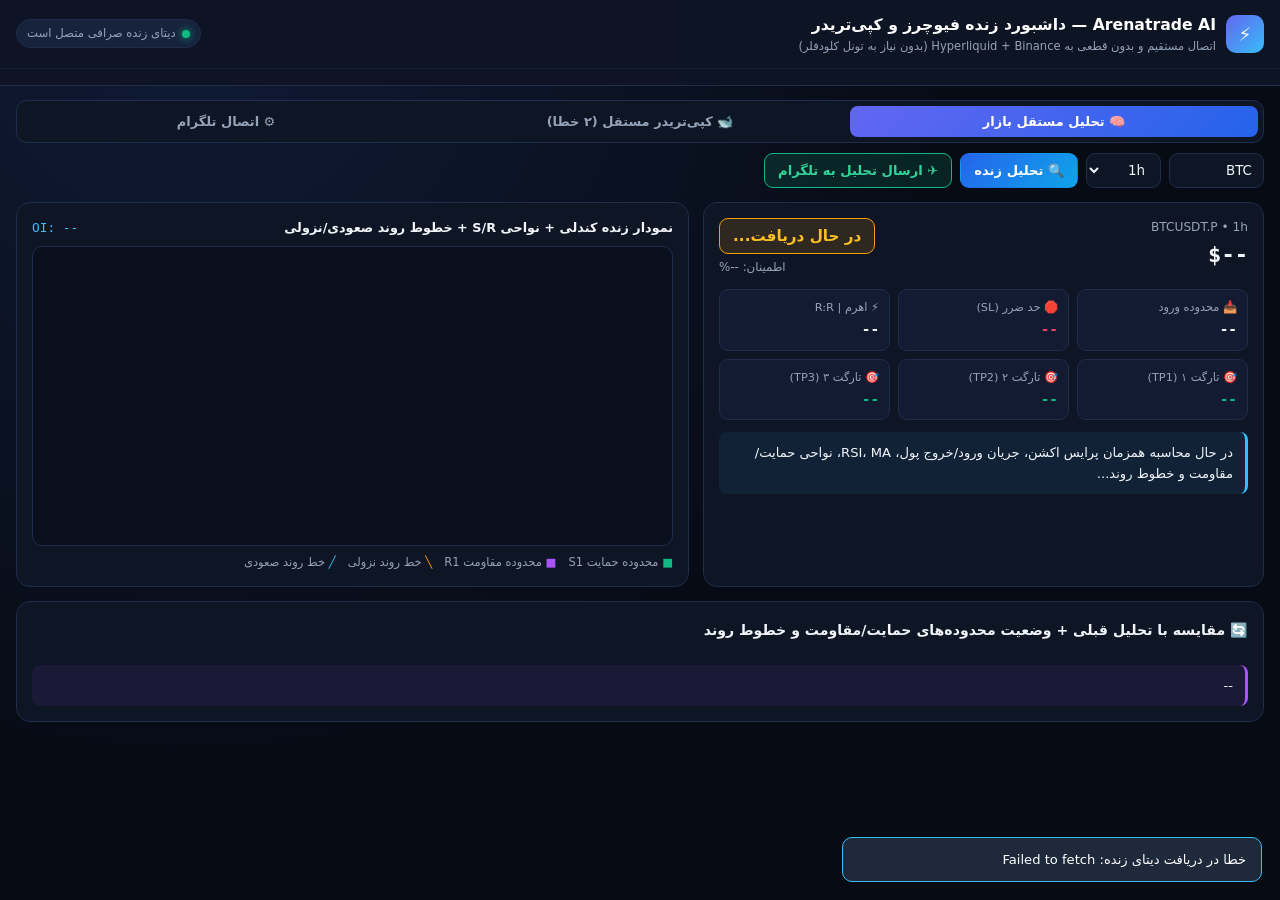
<file: docs/index.html>
<!DOCTYPE html>
<html lang="fa" dir="rtl">
<head>
  <meta charset="UTF-8" />
  <meta name="viewport" content="width=device-width, initial-scale=1.0, maximum-scale=1.0" />
  <title>Arenatrade AI — داشبورد زنده فیوچرز و کپی‌تریدر</title>
  <style>
    :root {
      --bg-main: #070b14;
      --bg-card: #0e1525;
      --bg-elevated: #17223b;
      --border: #1e2d4a;
      --border-bright: #2c426d;
      --text-primary: #f1f5f9;
      --text-secondary: #94a3b8;
      --text-muted: #64748b;
      --accent: #38bdf8;
      --accent-indigo: #6366f1;
      --long: #10b981;
      --long-bg: rgba(16, 185, 129, 0.14);
      --short: #f43f5e;
      --short-bg: rgba(244, 63, 94, 0.14);
      --warn: #f59e0b;
      --warn-bg: rgba(245, 158, 11, 0.14);
      --radius: 14px;
    }
    * { box-sizing: border-box; margin: 0; padding: 0; }
    body {
      font-family: Tahoma, system-ui, -apple-system, BlinkMacSystemFont, "Segoe UI", Roboto, sans-serif;
      background: radial-gradient(circle at 15% 0%, #0f1b36 0%, var(--bg-main) 55%);
      color: var(--text-primary);
      direction: rtl;
      min-height: 100vh;
      line-height: 1.6;
    }
    .ltr-num {
      direction: ltr;
      display: inline-block;
      font-family: ui-monospace, SFMono-Regular, Menlo, Consolas, monospace;
    }
    .topbar {
      background: rgba(14, 21, 37, 0.95);
      border-bottom: 1px solid var(--border);
      position: sticky;
      top: 0;
      z-index: 50;
    }
    .topbar-inner {
      max-width: 1400px;
      margin: 0 auto;
      padding: 12px 16px;
      display: flex;
      flex-wrap: wrap;
      align-items: center;
      justify-content: space-between;
      gap: 10px;
    }
    .brand { display: flex; align-items: center; gap: 10px; }
    .brand-logo {
      width: 38px; height: 38px; border-radius: 10px;
      background: linear-gradient(135deg, var(--accent-indigo), var(--accent));
      display: flex; align-items: center; justify-content: center; font-size: 19px;
    }
    .brand h1 { font-size: 0.98rem; font-weight: 800; color: #fff; }
    .brand p { font-size: 0.72rem; color: var(--text-secondary); }
    .pill {
      font-size: 0.73rem; padding: 4px 10px; border-radius: 999px;
      background: var(--bg-elevated); border: 1px solid var(--border);
      color: var(--text-secondary); display: inline-flex; align-items: center; gap: 6px;
    }
    .dot { width: 8px; height: 8px; border-radius: 50%; background: var(--long); box-shadow: 0 0 8px var(--long); }
    .ticker-strip {
      max-width: 1400px; margin: 0 auto; padding: 8px 16px;
      display: flex; gap: 8px; overflow-x: auto; border-top: 1px solid rgba(30,45,74,0.5);
    }
    .ticker-chip {
      background: rgba(23,34,59,0.7); border: 1px solid var(--border);
      border-radius: 9px; padding: 6px 11px; cursor: pointer;
      display: flex; align-items: center; gap: 8px; white-space: nowrap; font-size: 0.8rem;
    }
    .ticker-chip.active, .ticker-chip:hover { border-color: var(--accent); background: rgba(56,189,248,0.14); }
    .up { color: var(--long); }
    .down { color: var(--short); }
    .neutral-txt { color: var(--warn); }
    .container { max-width: 1400px; margin: 0 auto; padding: 14px 16px 48px; }
    .nav-bar { display: flex; flex-wrap: wrap; justify-content: space-between; gap: 10px; margin-bottom: 14px; }
    .tabs {
      display: flex; flex-wrap: wrap; gap: 6px; background: var(--bg-card);
      padding: 5px; border-radius: 11px; border: 1px solid var(--border); width: 100%;
    }
    .tab-btn {
      flex: 1; min-width: 135px; background: transparent; color: var(--text-secondary);
      border: none; padding: 8px 10px; border-radius: 8px; font-family: inherit;
      font-size: 0.81rem; font-weight: 700; cursor: pointer;
    }
    .tab-btn.active { background: linear-gradient(135deg, var(--accent-indigo), #2563eb); color: #fff; }
    .toolbar { display: flex; flex-wrap: wrap; gap: 8px; width: 100%; }
    input, select {
      background: var(--bg-card); border: 1px solid var(--border); color: var(--text-primary);
      padding: 8px 11px; border-radius: 9px; font-family: inherit; font-size: 0.84rem; outline: none;
    }
    .btn {
      background: var(--bg-elevated); color: #fff; border: 1px solid var(--border-bright);
      padding: 8px 13px; border-radius: 9px; font-family: inherit; font-size: 0.82rem;
      font-weight: 700; cursor: pointer; display: inline-flex; align-items: center; gap: 5px;
    }
    .btn-primary { background: linear-gradient(135deg, #2563eb, #0ea5e9); border-color: transparent; }
    .btn-success { background: var(--long-bg); border-color: var(--long); color: #34d399; }
    .btn-danger { background: var(--short-bg); border-color: var(--short); color: #fb7185; }
    .tab-panel { display: none; }
    .tab-panel.active { display: block; }
    .card { background: var(--bg-card); border: 1px solid var(--border); border-radius: var(--radius); padding: 15px; margin-bottom: 14px; }
    .hero-grid { display: grid; grid-template-columns: 1fr 1.2fr; gap: 14px; }
    @media (max-width: 960px) { .hero-grid { grid-template-columns: 1fr; } }
    .dir-badge { font-size: 0.95rem; font-weight: 800; padding: 5px 13px; border-radius: 9px; display: inline-block; }
    .dir-LONG { background: var(--long-bg); color: #34d399; border: 1px solid var(--long); }
    .dir-SHORT { background: var(--short-bg); color: #fb7185; border: 1px solid var(--short); }
    .dir-NEUTRAL { background: var(--warn-bg); color: #fbbf24; border: 1px solid var(--warn); }
    .levels-grid { display: grid; grid-template-columns: repeat(3, 1fr); gap: 8px; margin: 12px 0; }
    @media (max-width: 600px) { .levels-grid { grid-template-columns: repeat(2, 1fr); } }
    .level-box { background: rgba(23,34,59,0.55); border: 1px solid var(--border); border-radius: 9px; padding: 8px 10px; }
    .level-box .lbl { font-size: 0.71rem; color: var(--text-secondary); display: block; }
    .level-box .val { font-size: 0.9rem; font-weight: 700; margin-top: 2px; }
    .exec-box { background: rgba(56,189,248,0.08); border-right: 3px solid var(--accent); border-radius: 8px; padding: 10px 12px; font-size: 0.82rem; margin-top: 8px; }
    .chart-wrap { width: 100%; height: 300px; background: #090f1d; border-radius: 10px; border: 1px solid var(--border); overflow: hidden; }
    #priceChart { width: 100%; height: 100%; display: block; }
    .agents-grid { display: grid; grid-template-columns: repeat(3, 1fr); gap: 12px; }
    @media (max-width: 960px) { .agents-grid { grid-template-columns: 1fr; } }
    .agent-card { background: var(--bg-card); border: 1px solid var(--border); border-radius: 12px; padding: 13px; }
    .score-meter { margin: 9px 0; height: 6px; background: #1a243b; border-radius: 99px; position: relative; overflow: hidden; }
    .score-meter::after { content:""; position:absolute; left:50%; top:0; bottom:0; width:2px; background:#475569; }
    .score-fill { position:absolute; top:0; bottom:0; border-radius:99px; }
    .strike-boxes { display: flex; gap: 8px; margin: 10px 0; }
    .strike-slot { flex: 1; padding: 10px; border-radius: 9px; border: 1px dashed var(--border-bright); text-align: center; font-size: 0.8rem; }
    .strike-slot.filled { background: var(--short-bg); border: 1px solid var(--short); color: #fda4af; font-weight: 700; }
    table { width: 100%; border-collapse: collapse; font-size: 0.79rem; }
    th, td { padding: 8px 9px; text-align: right; border-bottom: 1px solid var(--border); }
    th { color: var(--text-secondary); background: rgba(23,34,59,0.45); }
    .table-scroll { overflow-x: auto; }
    .toast {
      position: fixed; bottom: 18px; left: 18px; right: 18px; max-width: 420px;
      background: #1e293b; border: 1px solid var(--accent); color: #fff;
      padding: 11px 15px; border-radius: 10px; z-index: 200; font-size: 0.82rem; display: none;
    }
  </style>
</head>
<body>
  <header class="topbar">
    <div class="topbar-inner">
      <div class="brand">
        <div class="brand-logo">⚡</div>
        <div>
          <h1>Arenatrade AI — داشبورد زنده فیوچرز و کپی‌تریدر</h1>
          <p>اتصال مستقیم و بدون قطعی به Hyperliquid + Binance (بدون نیاز به تونل کلودفلر)</p>
        </div>
      </div>
      <span class="pill" id="liveBadge"><span class="dot"></span> دیتای زنده صرافی متصل است</span>
    </div>
    <div class="ticker-strip" id="tickerStrip"></div>
  </header>

  <main class="container">
    <div class="nav-bar">
      <div class="tabs">
        <button class="tab-btn active" data-tab="analysis">🧠 تحلیل مستقل بازار</button>
        <button class="tab-btn" data-tab="copy">🐋 کپی‌تریدر مستقل (۲ خطا)</button>
        <button class="tab-btn" data-tab="tg">⚙️ اتصال تلگرام</button>
      </div>
      <div class="toolbar">
        <input type="text" id="symInput" value="BTC" style="width:95px; text-transform:uppercase;" placeholder="BTC" />
        <select id="tfSelect">
          <option value="15m">15m</option>
          <option value="1h" selected>1h</option>
          <option value="4h">4h</option>
        </select>
        <button class="btn btn-primary" id="runBtn">🔍 تحلیل زنده</button>
        <button class="btn btn-success" id="sendAnalysisTgBtn">✈️ ارسال تحلیل به تلگرام</button>
      </div>
    </div>

    <!-- TAB 1: PURE MARKET ANALYSIS -->
    <section class="tab-panel active" id="panel-analysis">
      <div class="hero-grid">
        <div class="card">
          <div style="display:flex; justify-content:space-between; align-items:flex-start;">
            <div>
              <div style="font-size:0.76rem; color:var(--text-secondary);" id="pairTitle">BTCUSDT.P • 1h</div>
              <h2 style="font-size:1.38rem;" class="ltr-num" id="priceTitle">$--</h2>
            </div>
            <div style="text-align:left;">
              <span class="dir-badge dir-NEUTRAL" id="dirBadge">در حال دریافت...</span>
              <div style="font-size:0.74rem; color:var(--text-secondary); margin-top:4px;" id="confTitle">اطمینان: --%</div>
            </div>
          </div>

          <div class="levels-grid">
            <div class="level-box"><span class="lbl">📥 محدوده ورود</span><span class="val ltr-num" id="vEntry">--</span></div>
            <div class="level-box"><span class="lbl">🛑 حد ضرر (SL)</span><span class="val down ltr-num" id="vSL">--</span></div>
            <div class="level-box"><span class="lbl">⚡️ اهرم | R:R</span><span class="val ltr-num" id="vLev">--</span></div>
            <div class="level-box"><span class="lbl">🎯 تارگت ۱ (TP1)</span><span class="val up ltr-num" id="vTP1">--</span></div>
            <div class="level-box"><span class="lbl">🎯 تارگت ۲ (TP2)</span><span class="val up ltr-num" id="vTP2">--</span></div>
            <div class="level-box"><span class="lbl">🎯 تارگت ۳ (TP3)</span><span class="val up ltr-num" id="vTP3">--</span></div>
          </div>

          <div class="exec-box" id="execSummary">در حال محاسبه همزمان پرایس اکشن، جریان ورود/خروج پول، RSI، MA، نواحی حمایت/مقاومت و خطوط روند...</div>
        </div>

        <div class="card">
          <div style="display:flex; justify-content:space-between; margin-bottom:8px; font-size:0.8rem;">
            <strong>نمودار زنده کندلی + نواحی S/R + خطوط روند صعودی/نزولی</strong>
            <span id="oiBadge" class="ltr-num" style="color:var(--accent);">OI: --</span>
          </div>
          <div class="chart-wrap"><canvas id="priceChart"></canvas></div>
          <div style="display:flex; flex-wrap:wrap; gap:12px; font-size:0.72rem; color:var(--text-secondary); margin-top:7px;">
            <span><b style="color:#10b981;">■</b> محدوده حمایت S1</span>
            <span><b style="color:#a855f7;">■</b> محدوده مقاومت R1</span>
            <span><b style="color:#f59e0b;">╲</b> خط روند نزولی</span>
            <span><b style="color:#38bdf8;">╱</b> خط روند صعودی</span>
          </div>
        </div>
      </div>

      <!-- Comparison + S/R + Trendline Card -->
      <div class="card">
        <strong style="font-size:0.88rem;">🔄 مقایسه با تحلیل قبلی + وضعیت محدوده‌های حمایت/مقاومت و خطوط روند</strong>
        <div class="levels-grid" id="srGrid" style="margin-top:10px;"></div>
        <div class="exec-box" style="border-right-color:#a855f7; background:rgba(168,85,247,0.08);" id="compText">--</div>
      </div>

      <div class="agents-grid" id="agentsBox"></div>
    </section>

    <!-- TAB 2: INDEPENDENT COPY TRADER -->
    <section class="tab-panel" id="panel-copy">
      <div class="card">
        <div style="display:flex; justify-content:space-between; align-items:center; flex-wrap:wrap; gap:8px;">
          <div>
            <span class="pill" style="color:#34d399; border-color:#10b981;">تریدر مرجع فعال (مستقل از تحلیل تکنیکال)</span>
            <h2 style="font-size:1.15rem; margin-top:6px;" id="whaleName">در حال بارگذاری لیدربورد Hyperliquid...</h2>
            <div class="ltr-num" style="font-size:0.74rem; color:var(--text-muted);" id="whaleAddr">--</div>
          </div>
          <div style="display:flex; gap:8px; flex-wrap:wrap;">
            <button class="btn btn-primary" id="sendCopySigBtn">🐋 ارسال سیگنال مستقل کپی به تلگرام</button>
            <button class="btn" id="reloadWhalesBtn">🔄 بروزرسانی زنده نهنگ‌ها</button>
          </div>
        </div>

        <div class="levels-grid">
          <div class="level-box"><span class="lbl">سرمایه نهنگ</span><span class="val ltr-num" id="whaleEq">--</span></div>
          <div class="level-box"><span class="lbl">بازدهی ۳۰ روزه</span><span class="val up ltr-num" id="whaleRoi">--</span></div>
          <div class="level-box"><span class="lbl">سود ۳۰ روزه</span><span class="val up ltr-num" id="whalePnl">--</span></div>
        </div>

        <div style="font-size:0.82rem; font-weight:700; margin-top:8px;">🛡 قانون «تعویض خودکار پس از ۲ اشتباه متوالی»:</div>
        <div class="strike-boxes" id="strikeSlots"></div>
        <div style="display:flex; gap:8px; flex-wrap:wrap; margin-bottom:12px;">
          <button class="btn btn-danger" id="btnLoss">❌ ثبت ۱ اشتباه (تست استاپ)</button>
          <button class="btn btn-success" id="btnWin">✅ ثبت ۱ برد (ریست به 0/2)</button>
        </div>

        <h4 style="font-size:0.85rem; margin-bottom:6px;">📌 پوزیشن‌های فیوچرز بازِ این تریدر در همین لحظه:</h4>
        <div class="table-scroll">
          <table>
            <thead><tr><th>ارز</th><th>جهت</th><th>حجم پوزیشن</th><th>ورود نهنگ</th><th>اهرم</th><th>سود/ضرر</th></tr></thead>
            <tbody id="whalePosBody"></tbody>
          </table>
        </div>
      </div>

      <div class="card">
        <h4 style="font-size:0.88rem; margin-bottom:8px;">🏆 لیست تریدرهای موفق جایگزین (لیدربورد زنده Hyperliquid)</h4>
        <div class="table-scroll">
          <table>
            <thead><tr><th>رتبه</th><th>نهنگ</th><th>وضعیت</th><th>سرمایه</th><th>ROI ماهانه</th><th>انتخاب</th></tr></thead>
            <tbody id="whaleRosterBody"></tbody>
          </table>
        </div>
      </div>
    </section>

    <!-- TAB 3: TELEGRAM CONNECTION -->
    <section class="tab-panel" id="panel-tg">
      <div class="card">
        <h3 style="font-size:0.95rem; margin-bottom:10px;">✈️ تنظیمات ارسال مستقیم به تلگرام از مرورگر شما</h3>
        <p style="font-size:0.78rem; color:var(--text-secondary); margin-bottom:12px;">
          اطلاعات زیر فقط در حافظه خصوصی مرورگر گوشی خودتان (`localStorage`) ذخیره می‌شود تا بتوانید مستقیماً از همین داشبورد سیگنال‌های تحلیل و کپی‌تریدر را به تلگرام بفرستید:
        </p>
        <div style="display:grid; gap:10px; max-width:520px;">
          <div>
            <label style="font-size:0.78rem; color:var(--text-secondary); display:block; margin-bottom:4px;">توکن ربات (TELEGRAM_BOT_TOKEN)</label>
            <input type="password" id="tgTokenInp" style="width:100%;" class="ltr-num" placeholder="123456789:ABC..." />
          </div>
          <div>
            <label style="font-size:0.78rem; color:var(--text-secondary); display:block; margin-bottom:4px;">آیدی چت / کانال / گروه (TELEGRAM_CHAT_ID)</label>
            <input type="text" id="tgChatInp" style="width:100%;" class="ltr-num" placeholder="Chat ID یا @channel" />
          </div>
          <button class="btn btn-primary" id="saveTgBtn">💾 ذخیره و ارسال پیام تست به تلگرام</button>
        </div>
      </div>
    </section>
  </main>

  <div class="toast" id="toast"></div>

  <script>
    // Parse optional private #hash credentials on first open and strip from URL immediately
    if (location.hash && location.hash.length > 3) {
      const p = new URLSearchParams(location.hash.slice(1));
      if (p.get("tok")) localStorage.setItem("at_tg_tok", p.get("tok"));
      if (p.get("chat")) localStorage.setItem("at_tg_chat", p.get("chat"));
      history.replaceState(null, "", location.pathname + location.search);
    }

    const WATCHLIST = ["BTC", "ETH", "SOL", "XRP", "DOGE", "SUI", "AVAX", "LINK"];
    let hlCtxMap = {};
    let currentSig = null;
    let currentCandles = [];
    let whales = [];
    let activeWhaleIdx = 0;

    function fmt(n) {
      const v = Number(n || 0);
      if (Math.abs(v) >= 1000) return v.toLocaleString("en-US", { minimumFractionDigits: 2, maximumFractionDigits: 2 });
      if (Math.abs(v) >= 1) return v.toLocaleString("en-US", { minimumFractionDigits: 2, maximumFractionDigits: 4 });
      return v.toFixed(6).replace(/0+$/, "").replace(/\.$/, "");
    }

    function toast(m) {
      const t = document.getElementById("toast");
      t.textContent = m;
      t.style.display = "block";
      clearTimeout(window._tt);
      window._tt = setTimeout(() => (t.style.display = "none"), 4000);
    }

    document.querySelectorAll(".tab-btn").forEach((b) => {
      b.addEventListener("click", () => {
        document.querySelectorAll(".tab-btn").forEach((x) => x.classList.remove("active"));
        document.querySelectorAll(".tab-panel").forEach((x) => x.classList.remove("active"));
        b.classList.add("active");
        document.getElementById("panel-" + b.dataset.tab).classList.add("active");
        if (b.dataset.tab === "copy" && !whales.length) loadWhales();
        if (b.dataset.tab === "analysis" && currentCandles.length) setTimeout(drawChart, 60);
      });
    });

    async function loadTickers() {
      try {
        const r = await fetch("https://api.hyperliquid.xyz/info", {
          method: "POST",
          headers: { "Content-Type": "application/json" },
          body: JSON.stringify({ type: "metaAndAssetCtxs" }),
        });
        const [meta, ctxs] = await r.json();
        meta.universe.forEach((u, i) => {
          const c = ctxs[i];
          const px = Number(c.markPx || c.midPx || 0);
          const prev = Number(c.prevDayPx || px || 1);
          hlCtxMap[u.name.toUpperCase()] = {
            px,
            chg: ((px - prev) / prev) * 100,
            oiUsd: Number(c.openInterest || 0) * px,
            funding8h: Number(c.funding || 0) * 800,
          };
        });
        const strip = document.getElementById("tickerStrip");
        strip.innerHTML = "";
        const curSym = document.getElementById("symInput").value.toUpperCase();
        WATCHLIST.forEach((s) => {
          const d = hlCtxMap[s];
          if (!d) return;
          const div = document.createElement("div");
          div.className = "ticker-chip " + (s === curSym ? "active" : "");
          div.innerHTML = `<b>${s}</b> <span class="ltr-num">$${fmt(d.px)}</span> <span class="${d.chg >= 0 ? "up" : "down"} ltr-num">${d.chg >= 0 ? "+" : ""}${d.chg.toFixed(2)}%</span>`;
          div.onclick = () => {
            document.getElementById("symInput").value = s;
            runLiveAnalysis();
          };
          strip.appendChild(div);
        });
      } catch (e) {
        console.warn(e);
      }
    }

    async function fetchCandles(coin, tf) {
      const stepMap = { "15m": 900000, "1h": 3600000, "4h": 14400000 };
      const step = stepMap[tf] || 3600000;
      const now = Date.now();
      try {
        const r = await fetch("https://api.hyperliquid.xyz/info", {
          method: "POST",
          headers: { "Content-Type": "application/json" },
          body: JSON.stringify({
            type: "candleSnapshot",
            req: { coin, interval: tf, startTime: now - step * 210, endTime: now },
          }),
        });
        const arr = await r.json();
        if (Array.isArray(arr) && arr.length > 40) {
          return arr.map((x) => ({
            t: Number(x.t), o: Number(x.o), h: Number(x.h), l: Number(x.l), c: Number(x.c), v: Number(x.v) * Number(x.c),
          }));
        }
      } catch (e) {}
      const r2 = await fetch(`https://data-api.binance.vision/api/v3/klines?symbol=${coin}USDT&interval=${tf}&limit=210`);
      const arr2 = await r2.json();
      return arr2.map((x) => ({
        t: Number(x[0]), o: Number(x[1]), h: Number(x[2]), l: Number(x[3]), c: Number(x[4]), v: Number(x[7]),
      }));
    }

    function ema(arr, span) {
      const k = 2 / (span + 1);
      let out = [arr[0]];
      for (let i = 1; i < arr.length; i++) out.push(arr[i] * k + out[i - 1] * (1 - k));
      return out;
    }

    function sma(arr, p) {
      const slice = arr.slice(-p);
      return slice.reduce((a, b) => a + b, 0) / slice.length;
    }

    function calcRSI(closes, p = 14) {
      let avgG = 0, avgL = 0;
      for (let i = 1; i <= p; i++) {
        const d = closes[i] - closes[i - 1];
        if (d >= 0) avgG += d; else avgL -= d;
      }
      avgG /= p; avgL /= p;
      for (let i = p + 1; i < closes.length; i++) {
        const d = closes[i] - closes[i - 1];
        avgG = (avgG * (p - 1) + (d > 0 ? d : 0)) / p;
        avgL = (avgL * (p - 1) + (d < 0 ? -d : 0)) / p;
      }
      const rs = avgG / (avgL + 1e-9);
      return 100 - 100 / (1 + rs);
    }

    async function runLiveAnalysis() {
      const coin = (document.getElementById("symInput").value || "BTC").trim().toUpperCase().replace("USDT", "");
      const tf = document.getElementById("tfSelect").value;
      const btn = document.getElementById("runBtn");
      btn.disabled = true; btn.textContent = "⏳ در حال تحلیل...";

      try {
        await loadTickers();
        const [candles, candles15] = await Promise.all([
          fetchCandles(coin, tf),
          tf === "15m" ? Promise.resolve(null) : fetchCandles(coin, "15m"),
        ]);
        const ltf = candles15 || candles;
        currentCandles = candles.slice(-75);

        const closes = candles.map((c) => c.c);
        const highs = candles.map((c) => c.h);
        const lows = candles.map((c) => c.l);
        const px = closes[closes.length - 1];

        // ATR 14
        let trs = [];
        for (let i = 1; i < candles.length; i++) {
          trs.push(Math.max(highs[i] - lows[i], Math.abs(highs[i] - closes[i - 1]), Math.abs(lows[i] - closes[i - 1])));
        }
        const atr = sma(trs, 14);

        // Indicators: RSI, MA20, MA50, MA200, MACD
        const rsi = calcRSI(closes, 14);
        const rsi15 = calcRSI(ltf.map((x) => x.c), 14);
        const ma20 = sma(closes, 20);
        const ma50 = sma(closes, 50);
        const ma200 = sma(closes, Math.min(200, closes.length));
        const e12 = ema(closes, 12), e26 = ema(closes, 26);
        const macdLine = e12.map((v, i) => v - e26[i]);
        const sigLine = ema(macdLine, 9);
        const macdHist = macdLine[macdLine.length - 1] - sigLine[sigLine.length - 1];

        // Money Flow (1h & 15m net USD signed flow + MFI)
        const calcFlow = (arr, n) => arr.slice(-n).reduce((acc, c) => {
          const ratio = (c.c - c.l) / Math.max(c.h - c.l, 1e-9);
          return acc + c.v * (2 * ratio - 1);
        }, 0);
        const flow15m = calcFlow(ltf, 1);
        const flow1h = calcFlow(ltf, 4);
        const hlInfo = hlCtxMap[coin] || { oiUsd: 0, funding8h: 0 };

        // Support & Resistance Zones + Diagonal Trendlines
        let pivots = [];
        for (let i = candles.length - 85; i < candles.length - 3; i++) {
          if (i < 3) continue;
          const isHi = highs[i] >= Math.max(...highs.slice(i - 3, i + 4));
          const isLo = lows[i] <= Math.min(...lows.slice(i - 3, i + 4));
          if (isHi) pivots.push({ idx: i, t: candles[i].t, p: highs[i], kind: "H" });
          if (isLo) pivots.push({ idx: i, t: candles[i].t, p: lows[i], kind: "L" });
        }
        const supList = pivots.filter((x) => x.p < px * 0.999).map((x) => x.p).sort((a, b) => b - a);
        const resList = pivots.filter((x) => x.p > px * 1.001).map((x) => x.p).sort((a, b) => a - b);
        const s1Mid = supList[0] || px - 1.6 * atr;
        const r1Mid = resList[0] || px + 1.6 * atr;
        const s1Zone = { low: s1Mid - 0.22 * atr, high: s1Mid + 0.22 * atr, mid: s1Mid };
        const r1Zone = { low: r1Mid - 0.22 * atr, high: r1Mid + 0.22 * atr, mid: r1Mid };

        // Fit Descending & Ascending Trendlines on recent swing pivots
        const hiPivs = pivots.filter((x) => x.kind === "H");
        const loPivs = pivots.filter((x) => x.kind === "L");
        let descTl = null, ascTl = null;
        if (hiPivs.length >= 2) {
          const a = hiPivs[hiPivs.length - 2], b = hiPivs[hiPivs.length - 1];
          if (b.p < a.p && b.idx > a.idx) {
            const slope = (b.p - a.p) / (b.idx - a.idx);
            const pNow = a.p + slope * (candles.length - 1 - a.idx);
            descTl = { t1: a.t, p1: a.p, t2: candles[candles.length - 1].t, p2: pNow, statusFa: px > pNow ? "شکست خط روند نزولی به بالا 🚀" : "مقاومت خط روند نزولی فعال 🛑", broke: px > pNow };
          }
        }
        if (loPivs.length >= 2) {
          const a = loPivs[loPivs.length - 2], b = loPivs[loPivs.length - 1];
          if (b.p > a.p && b.idx > a.idx) {
            const slope = (b.p - a.p) / (b.idx - a.idx);
            const pNow = a.p + slope * (candles.length - 1 - a.idx);
            ascTl = { t1: a.t, p1: a.p, t2: candles[candles.length - 1].t, p2: pNow, statusFa: px < pNow ? "شکست خط روند صعودی به پایین 📉" : "حمایت خط روند صعودی معتبر 🎯", broke: px < pNow };
          }
        }

        // Agent Scores
        const paScore = Math.max(-90, Math.min(90, ((px - closes[closes.length - 5]) / atr) * 20));
        const mfScore = Math.max(-90, Math.min(90, (flow1h >= 0 ? 28 : -28) + (hlInfo.funding8h < 0 ? 12 : -4)));
        const indScore = Math.max(-90, Math.min(90, (rsi > 53 ? 18 : rsi < 47 ? -18 : 0) + (px > ma20 && ma20 > ma50 ? 26 : px < ma20 && ma20 < ma50 ? -26 : 0) + (macdHist > 0 ? 16 : -16)));
        const trScore = (px > ma50 ? 25 : -25) + (ma50 > ma200 ? 22 : -22);
        const srScore = (descTl?.broke ? 28 : 0) - (ascTl?.broke ? 28 : 0) + (((r1Mid - px) - (px - s1Mid)) / Math.max(r1Mid - s1Mid, atr)) * 30;

        // Compare vs Previous Saved Scan in localStorage
        const memKey = `at_prev_${coin}_${tf}`;
        const prevRaw = localStorage.getItem(memKey);
        let compScore = 0, compHtml = "";
        const preComposite = paScore * 0.16 + mfScore * 0.2 + indScore * 0.18 + trScore * 0.22 + srScore * 0.24;

        if (prevRaw) {
          const prev = JSON.parse(prevRaw);
          let srFlip = "نوسان داخل کانال حمایت و مقاومت قبلی";
          if (prev.px <= prev.r1High && px > prev.r1High) { srFlip = `🚀 شکست مقاومت قبلی ($${fmt(prev.r1Mid)}) و تبدیل به حمایت (S/R Flip)`; compScore += 30; }
          else if (prev.px >= prev.s1Low && px < prev.s1Low) { srFlip = `📉 از دست رفتن حمایت قبلی ($${fmt(prev.s1Mid)}) و تبدیل به مقاومت`; compScore -= 30; }
          const dPct = (((px - prev.px) / prev.px) * 100).toFixed(2);
          compHtml = `<b>نسبت به تحلیل قبلی (${prev.time}):</b> ${srFlip} | تغییر قیمت: <span class="ltr-num">${dPct}%</span> | RSI: <span class="ltr-num">${prev.rsi.toFixed(1)} ⬅️ ${rsi.toFixed(1)}</span> | امتیاز: <span class="ltr-num">${prev.score.toFixed(1)} ⬅️ ${preComposite.toFixed(1)}</span>`;
        } else {
          compHtml = "نقطه مرجع اولیه (Baseline) برای این ارز ذخیره شد؛ در هر تحلیل بعدی، شکست حمایت/مقاومت و تغییرات خط روند و RSI با این لحظه مقایسه می‌شوند.";
        }

        const totalScore = Math.round((preComposite * 0.88 + compScore * 0.12) * 10) / 10;
        localStorage.setItem(memKey, JSON.stringify({
          px, s1Low: s1Zone.low, s1Mid, r1High: r1Zone.high, r1Mid, rsi, score: totalScore,
          time: new Date().toLocaleTimeString("fa-IR"),
        }));

        const dir = totalScore >= 16 ? "LONG" : totalScore <= -16 ? "SHORT" : "NEUTRAL";
        const conf = Math.min(95, Math.round(48 + Math.abs(totalScore) * 0.58));
        const isLong = dir === "LONG" || (dir === "NEUTRAL" && totalScore >= 0);
        const sl = isLong ? Math.min(s1Zone.low - 0.2 * atr, px - 1.6 * atr) : Math.max(r1Zone.high + 0.2 * atr, px + 1.6 * atr);
        const risk = Math.abs(px - sl);
        const tp1 = isLong ? px + 1.3 * risk : px - 1.3 * risk;
        const tp2 = isLong ? px + 2.2 * risk : px - 2.2 * risk;
        const tp3 = isLong ? px + 3.4 * risk : px - 3.4 * risk;
        const lev = Math.max(2, Math.min(10, Math.round(14 / ((risk / px) * 100))));

        currentSig = { coin, tf, px, dir, conf, totalScore, sl, tp1, tp2, tp3, lev, flow1h, flow15m, rsi, rsi15, ma20, ma50, ma200, s1Zone, r1Zone, descTl, ascTl, hlInfo, compHtml };

        // Render Hero
        document.getElementById("pairTitle").textContent = `${coin}USDT.P • تایم‌فریم ${tf} • تحلیل مستقل بازار`;
        document.getElementById("priceTitle").textContent = `$${fmt(px)}`;
        const b = document.getElementById("dirBadge");
        b.className = `dir-badge dir-${dir}`;
        b.textContent = dir === "LONG" ? "🟢 LONG (خرید)" : dir === "SHORT" ? "🔴 SHORT (فروش)" : "⚪️ NEUTRAL (خنثی)";
        document.getElementById("confTitle").textContent = `اطمینان: ${conf}% | برآیند: ${totalScore > 0 ? "+" : ""}${totalScore}`;
        document.getElementById("vEntry").textContent = `$${fmt(px * 0.999)} - $${fmt(px * 1.001)}`;
        document.getElementById("vSL").textContent = `$${fmt(sl)}`;
        document.getElementById("vLev").textContent = `${lev}x | R:R 1:2.2`;
        document.getElementById("vTP1").textContent = `$${fmt(tp1)}`;
        document.getElementById("vTP2").textContent = `$${fmt(tp2)}`;
        document.getElementById("vTP3").textContent = `$${fmt(tp3)}`;
        document.getElementById("oiBadge").textContent = `OI: $${(hlInfo.oiUsd / 1e6).toFixed(1)}M | Funding: ${hlInfo.funding8h.toFixed(4)}%`;
        document.getElementById("execSummary").textContent =
          `برآیند مستقل ایجنت‌های بازار روی ${coin}: خالص جریان پول ۱ ساعته ${(flow1h / 1e6).toFixed(2)}M$، اندیکاتور RSI=${rsi.toFixed(1)}، میانگین MA50=$${fmt(ma50)}.`;

        document.getElementById("srGrid").innerHTML = `
          <div class="level-box"><span class="lbl">🟢 محدوده حمایت اول (S1)</span><span class="val up ltr-num">$${fmt(s1Zone.low)} – $${fmt(s1Zone.high)}</span></div>
          <div class="level-box"><span class="lbl">🔴 محدوده مقاومت اول (R1)</span><span class="val down ltr-num">$${fmt(r1Zone.low)} – $${fmt(r1Zone.high)}</span></div>
          <div class="level-box"><span class="lbl">📉 خط روند نزولی</span><span class="val ltr-num">${descTl ? "$" + fmt(descTl.p2) : "—"}</span><small style="color:#fbbf24;display:block;font-size:0.7rem;">${descTl ? descTl.statusFa : "ندارد"}</small></div>
          <div class="level-box"><span class="lbl">📈 خط روند صعودی</span><span class="val ltr-num">${ascTl ? "$" + fmt(ascTl.p2) : "—"}</span><small style="color:#38bdf8;display:block;font-size:0.7rem;">${ascTl ? ascTl.statusFa : "ندارد"}</small></div>
        `;
        document.getElementById("compText").innerHTML = compHtml;

        const agents = [
          { name: "۱. ایجنت پرایس اکشن و نوسان ATR", s: paScore, d: `نوسان ATR کندلی: $${fmt(atr)} (${((atr / px) * 100).toFixed(2)}%)` },
          { name: "۲. ایجنت جریان ورود و خروج پول", s: mfScore, d: `خالص ۱ ساعته: ${(flow1h / 1e6).toFixed(2)}M$ | ۱۵ دقیقه: ${(flow15m / 1e6).toFixed(2)}M$` },
          { name: "۳. ایجنت اندیکاتورها (RSI & MA)", s: indScore, d: `RSI(15m/1h): ${rsi15.toFixed(1)} / ${rsi.toFixed(1)} | MA20=$${fmt(ma20)} | MA50=$${fmt(ma50)}` },
          { name: "۴. ایجنت تشخیص روند و ساختار", s: trScore, d: `MA200=$${fmt(ma200)} | جایگاه قیمت: ${px > ma50 ? "بالای MA50 صعودی" : "زیر MA50 نزولی"}` },
          { name: "۵. ایجنت حمایت/مقاومت و خط روند", s: srScore, d: `حمایت $${fmt(s1Mid)} | مقاومت $${fmt(r1Mid)}` },
          { name: "۶. ایجنت مقایسه زمانی با تحلیل قبلی", s: compScore, d: "پایش شکست سطوح S/R Flip و تغییر شیب RSI" },
        ];
        document.getElementById("agentsBox").innerHTML = agents.map((a) => {
          const w = Math.min(50, Math.abs(a.s) / 2);
          const l = a.s >= 0 ? 50 : 50 - w;
          const col = a.s >= 14 ? "var(--long)" : a.s <= -14 ? "var(--short)" : "var(--warn)";
          return `<div class="agent-card">
            <div style="display:flex;justify-content:space-between;"><b>${a.name}</b><span class="ltr-num" style="color:${col};font-weight:800;">${a.s > 0 ? "+" : ""}${Math.round(a.s)}</span></div>
            <div class="score-meter"><div class="score-fill" style="left:${l}%;width:${w}%;background:${col};"></div></div>
            <div style="font-size:0.77rem;color:var(--text-secondary);">${a.d}</div>
          </div>`;
        }).join("");

        drawChart();
      } catch (err) {
        toast("خطا در دریافت دیتای زنده: " + err.message);
      } finally {
        btn.disabled = false; btn.textContent = "🔍 تحلیل زنده";
      }
    }

    function drawChart() {
      const canvas = document.getElementById("priceChart");
      if (!canvas || !currentCandles.length || !currentSig) return;
      const rect = canvas.parentElement.getBoundingClientRect();
      const dpr = window.devicePixelRatio || 1;
      canvas.width = rect.width * dpr; canvas.height = rect.height * dpr;
      const ctx = canvas.getContext("2d");
      ctx.scale(dpr, dpr);
      const W = rect.width, H = rect.height;
      ctx.clearRect(0, 0, W, H);

      let minP = Math.min(...currentCandles.map((c) => c.l), currentSig.sl, currentSig.tp1);
      let maxP = Math.max(...currentCandles.map((c) => c.h), currentSig.sl, currentSig.tp1);
      const pad = (maxP - minP) * 0.08 || 1;
      minP -= pad; maxP += pad;

      const pR = 68, pL = 10, pT = 12, pB = 18;
      const pW = W - pL - pR, pH = H - pT - pB;
      const yOf = (p) => pT + ((maxP - p) / (maxP - minP)) * pH;

      // S1 & R1 Shaded Zones
      ctx.fillStyle = "rgba(16,185,129,0.14)";
      ctx.fillRect(pL, yOf(currentSig.s1Zone.high), pW, Math.max(4, yOf(currentSig.s1Zone.low) - yOf(currentSig.s1Zone.high)));
      ctx.fillStyle = "rgba(168,85,247,0.16)";
      ctx.fillRect(pL, yOf(currentSig.r1Zone.high), pW, Math.max(4, yOf(currentSig.r1Zone.low) - yOf(currentSig.r1Zone.high)));

      const lineH = (p, col, lbl) => {
        if (p < minP || p > maxP) return;
        const y = yOf(p);
        ctx.strokeStyle = col; ctx.setLineDash([4, 4]); ctx.beginPath(); ctx.moveTo(pL, y); ctx.lineTo(W - pR, y); ctx.stroke(); ctx.setLineDash([]);
        ctx.fillStyle = col; ctx.font = "10px monospace"; ctx.fillText(lbl, W - pR + 4, y + 3);
      };
      lineH(currentSig.sl, "#f43f5e", "SL");
      lineH(currentSig.tp1, "#10b981", "TP1");
      lineH(currentSig.tp2, "#34d399", "TP2");

      const step = pW / currentCandles.length;
      const drawTL = (tl, col) => {
        if (!tl) return;
        let i1 = currentCandles.findIndex((c) => c.t >= tl.t1);
        if (i1 < 0) i1 = 0;
        ctx.strokeStyle = col; ctx.lineWidth = 2; ctx.beginPath();
        ctx.moveTo(pL + i1 * step + step / 2, yOf(tl.p1));
        ctx.lineTo(pL + (currentCandles.length - 1) * step + step / 2, yOf(tl.p2));
        ctx.stroke();
      };
      drawTL(currentSig.descTl, "#f59e0b");
      drawTL(currentSig.ascTl, "#38bdf8");

      const bw = Math.max(2, step * 0.62);
      currentCandles.forEach((c, i) => {
        const x = pL + i * step + step / 2;
        const up = c.c >= c.o;
        ctx.strokeStyle = up ? "#10b981" : "#f43f5e";
        ctx.fillStyle = up ? "#10b981" : "#f43f5e";
        ctx.lineWidth = 1.1;
        ctx.beginPath(); ctx.moveTo(x, yOf(c.h)); ctx.lineTo(x, yOf(c.l)); ctx.stroke();
        const y1 = yOf(c.o), y2 = yOf(c.c);
        ctx.fillRect(x - bw / 2, Math.min(y1, y2), bw, Math.max(1.5, Math.abs(y2 - y1)));
      });
    }

    // Independent Copy-Trader Live Loader (Hyperliquid Leaderboard + Clearinghouse)
    async function loadWhales() {
      document.getElementById("whaleName").textContent = "⏳ در حال دریافت لیست نهنگ‌های سودده از Hyperliquid...";
      try {
        const r = await fetch("https://stats-data.hyperliquid.xyz/Mainnet/leaderboard");
        const d = await r.json();
        const cands = [];
        for (const row of (d.leaderboardRows || []).slice(0, 800)) {
          const eq = Number(row.accountValue || 0);
          if (eq < 50000 || eq > 90000000) continue;
          const perf = Object.fromEntries(row.windowPerformances || []);
          const mPnl = Number(perf.month?.pnl || 0);
          const mRoi = Number(perf.month?.roi || 0) * 100;
          const wPnl = Number(perf.week?.pnl || 0);
          if (mPnl > 0 && wPnl > 0 && mRoi > 8 && mRoi < 600) {
            cands.push({
              addr: row.ethAddress,
              name: row.displayName || `Whale-${row.ethAddress.slice(2, 6).toUpperCase()}`,
              eq, mPnl, mRoi, losses: 0, status: "STANDBY", positions: [],
            });
          }
          if (cands.length >= 10) break;
        }
        // Fetch live positions of top 4 candidates
        await Promise.all(cands.slice(0, 4).map(async (w) => {
          const pr = await fetch("https://api.hyperliquid.xyz/info", {
            method: "POST",
            headers: { "Content-Type": "application/json" },
            body: JSON.stringify({ type: "clearinghouseState", user: w.addr }),
          });
          const st = await pr.json();
          w.positions = (st.assetPositions || []).map((ap) => {
            const p = ap.position;
            const sz = Number(p.szi || 0);
            return {
              coin: p.coin, dir: sz > 0 ? "LONG" : "SHORT",
              val: Number(p.positionValue || 0), entry: Number(p.entryPx || 0),
              lev: p.leverage?.value || 3, upnl: Number(p.unrealizedPnl || 0),
            };
          }).filter((p) => p.val > 1000);
        }));
        whales = cands;
        activeWhaleIdx = Math.max(0, whales.findIndex((w) => w.positions.length > 0));
        if (whales[activeWhaleIdx]) whales[activeWhaleIdx].status = "ACTIVE";
        renderWhales();
      } catch (e) {
        toast("خطا در دریافت لیدربورد: " + e.message);
      }
    }

    function renderWhales() {
      const w = whales[activeWhaleIdx];
      if (!w) return;
      document.getElementById("whaleName").textContent = w.name;
      document.getElementById("whaleAddr").textContent = w.addr;
      document.getElementById("whaleEq").textContent = "$" + Math.round(w.eq).toLocaleString("en-US");
      document.getElementById("whaleRoi").textContent = "+" + w.mRoi.toFixed(1) + "%";
      document.getElementById("whalePnl").textContent = "+$" + Math.round(w.mPnl).toLocaleString("en-US");

      document.getElementById("strikeSlots").innerHTML = [1, 2].map((i) =>
        `<div class="strike-slot ${w.losses >= i ? "filled" : ""}">${w.losses >= i ? `❌ خطای متوالی ${i} ثبت شد` : `خطای متوالی ${i}: خالی ✓`}</div>`
      ).join("");

      document.getElementById("whalePosBody").innerHTML = w.positions.length
        ? w.positions.map((p) => `<tr><td><b>${p.coin}</b></td><td class="${p.dir === "LONG" ? "up" : "down"} ltr-num"><b>${p.dir}</b></td><td class="ltr-num">$${Math.round(p.val).toLocaleString("en-US")}</td><td class="ltr-num">$${fmt(p.entry)}</td><td class="ltr-num">${p.lev}x</td><td class="${p.upnl >= 0 ? "up" : "down"} ltr-num">${p.upnl >= 0 ? "+" : ""}$${Math.round(p.upnl).toLocaleString("en-US")}</td></tr>`).join("")
        : `<tr><td colspan="6" style="color:var(--text-muted);">این نهنگ در این لحظه پوزیشن بازی ندارد.</td></tr>`;

      document.getElementById("whaleRosterBody").innerHTML = whales.map((item, idx) => `
        <tr>
          <td class="ltr-num">#${idx + 1}</td>
          <td><b>${item.name}</b></td>
          <td>${idx === activeWhaleIdx ? '<span class="up">🟢 فعال</span>' : item.status === "OUT" ? '<span class="down">❌ حذف‌شده (۲ خطا)</span>' : "⏳ آماده"}</td>
          <td class="ltr-num">$${Math.round(item.eq).toLocaleString("en-US")}</td>
          <td class="up ltr-num">+${item.mRoi.toFixed(1)}%</td>
          <td>${idx !== activeWhaleIdx ? `<button class="btn" style="padding:3px 8px;font-size:0.73rem;" onclick="pickWhale(${idx})">انتخاب</button>` : "—"}</td>
        </tr>`).join("");
    }

    window.pickWhale = (idx) => {
      if (whales[activeWhaleIdx]) whales[activeWhaleIdx].status = "STANDBY";
      activeWhaleIdx = idx;
      whales[activeWhaleIdx].status = "ACTIVE";
      whales[activeWhaleIdx].losses = 0;
      renderWhales();
    };

    document.getElementById("btnLoss").onclick = () => {
      const w = whales[activeWhaleIdx];
      if (!w) return;
      w.losses++;
      if (w.losses >= 2) {
        w.status = "OUT";
        const nextIdx = whales.findIndex((x, i) => i !== activeWhaleIdx && x.status !== "OUT");
        if (nextIdx >= 0) {
          const oldName = w.name;
          activeWhaleIdx = nextIdx;
          whales[activeWhaleIdx].status = "ACTIVE";
          whales[activeWhaleIdx].losses = 0;
          toast(`🔄 ۲ خطای متوالی! ${oldName} حذف شد و ${whales[activeWhaleIdx].name} جایگزین گردید.`);
        }
      } else {
        toast("⚠️ اولین خطا ثبت شد (1/2).");
      }
      renderWhales();
    };

    document.getElementById("btnWin").onclick = () => {
      const w = whales[activeWhaleIdx];
      if (!w) return;
      w.losses = 0;
      renderWhales();
      toast("✅ برد ثبت شد؛ شمارنده خطا به 0/2 ریست شد.");
    };

    document.getElementById("reloadWhalesBtn").onclick = loadWhales;

    async function sendTgHtml(text) {
      const tok = (localStorage.getItem("at_tg_tok") || document.getElementById("tgTokenInp").value || "").trim();
      const chat = (localStorage.getItem("at_tg_chat") || document.getElementById("tgChatInp").value || "").trim();
      if (!tok || !chat) {
        document.querySelector('[data-tab="tg"]').click();
        toast("ابتدا توکن ربات و آیدی چت را در تب اتصال تلگرام وارد کنید.");
        return;
      }
      const r = await fetch(`https://api.telegram.org/bot${tok}/sendMessage`, {
        method: "POST",
        headers: { "Content-Type": "application/json" },
        body: JSON.stringify({ chat_id: chat, text, parse_mode: "HTML" }),
      });
      const d = await r.json();
      if (d.ok) toast("✅ پیام با موفقیت به تلگرام ارسال شد!");
      else toast("❌ خطای تلگرام: " + (d.description || "نامشخص"));
    }

    document.getElementById("sendAnalysisTgBtn").onclick = () => {
      if (!currentSig) return;
      const s = currentSig;
      const msg =
        `🧠 <b>سیگنال مستقل تحلیل بازار | #${s.coin}USDT</b>\n━━━━━━━━━━━━━━━━━━━━\n` +
        `📌 جهت: <code>${s.dir}</code> | اطمینان: <code>${s.conf}%</code>\n` +
        `🔹 قیمت فعلی: <code>$${fmt(s.px)}</code> | اهرم: <code>${s.lev}x</code>\n` +
        `🎯 TP1: <code>$${fmt(s.tp1)}</code> | TP2: <code>$${fmt(s.tp2)}</code> | TP3: <code>$${fmt(s.tp3)}</code>\n` +
        `🛑 حد ضرر (SL): <code>$${fmt(s.sl)}</code>\n\n` +
        `💵 جریان ۱ساعته: <code>${(s.flow1h / 1e6).toFixed(2)}M$</code>\n` +
        `📊 اندیکاتورها: <code>RSI=${s.rsi.toFixed(1)} | MA20=$${fmt(s.ma20)} | MA50=$${fmt(s.ma50)}</code>\n` +
        `📐 حمایت S1: <code>$${fmt(s.s1Zone.low)}–$${fmt(s.s1Zone.high)}</code> | مقاومت R1: <code>$${fmt(s.r1Zone.low)}–$${fmt(s.r1Zone.high)}</code>`;
      sendTgHtml(msg);
    };

    document.getElementById("sendCopySigBtn").onclick = () => {
      const w = whales[activeWhaleIdx];
      if (!w || !w.positions.length) { toast("این نهنگ فعلاً پوزیشن بازی برای ارسال ندارد."); return; }
      const p = w.positions[0];
      const msg =
        `🐋 <b>سیگنال مستقل کپی‌تریدر | #${p.coin}USDT</b>\n━━━━━━━━━━━━━━━━━━━━\n` +
        `👤 نهنگ مرجع: <code>${w.name}</code> (ROI ماهانه: <code>+${w.mRoi.toFixed(1)}%</code> | خطا: <code>${w.losses}/2</code>)\n` +
        `📌 جهت پوزیشن نهنگ: <code>${p.dir}</code> (اهرم <code>${p.lev}x</code>)\n` +
        `💵 حجم پوزیشن: <code>$${Math.round(p.val).toLocaleString("en-US")}</code> | ورود نهنگ: <code>$${fmt(p.entry)}</code>`;
      sendTgHtml(msg);
    };

    document.getElementById("saveTgBtn").onclick = () => {
      localStorage.setItem("at_tg_tok", document.getElementById("tgTokenInp").value.trim());
      localStorage.setItem("at_tg_chat", document.getElementById("tgChatInp").value.trim());
      sendTgHtml("✅ <b>اتصال مستقیم داشبورد موبایل به تلگرام شما برقرار شد!</b>");
    };

    document.getElementById("tgTokenInp").value = localStorage.getItem("at_tg_tok") || "";
    document.getElementById("tgChatInp").value = localStorage.getItem("at_tg_chat") || "";
    document.getElementById("runBtn").onclick = runLiveAnalysis;
    window.addEventListener("resize", drawChart);

    runLiveAnalysis();
  </script>
</body>
</html>
</file>
